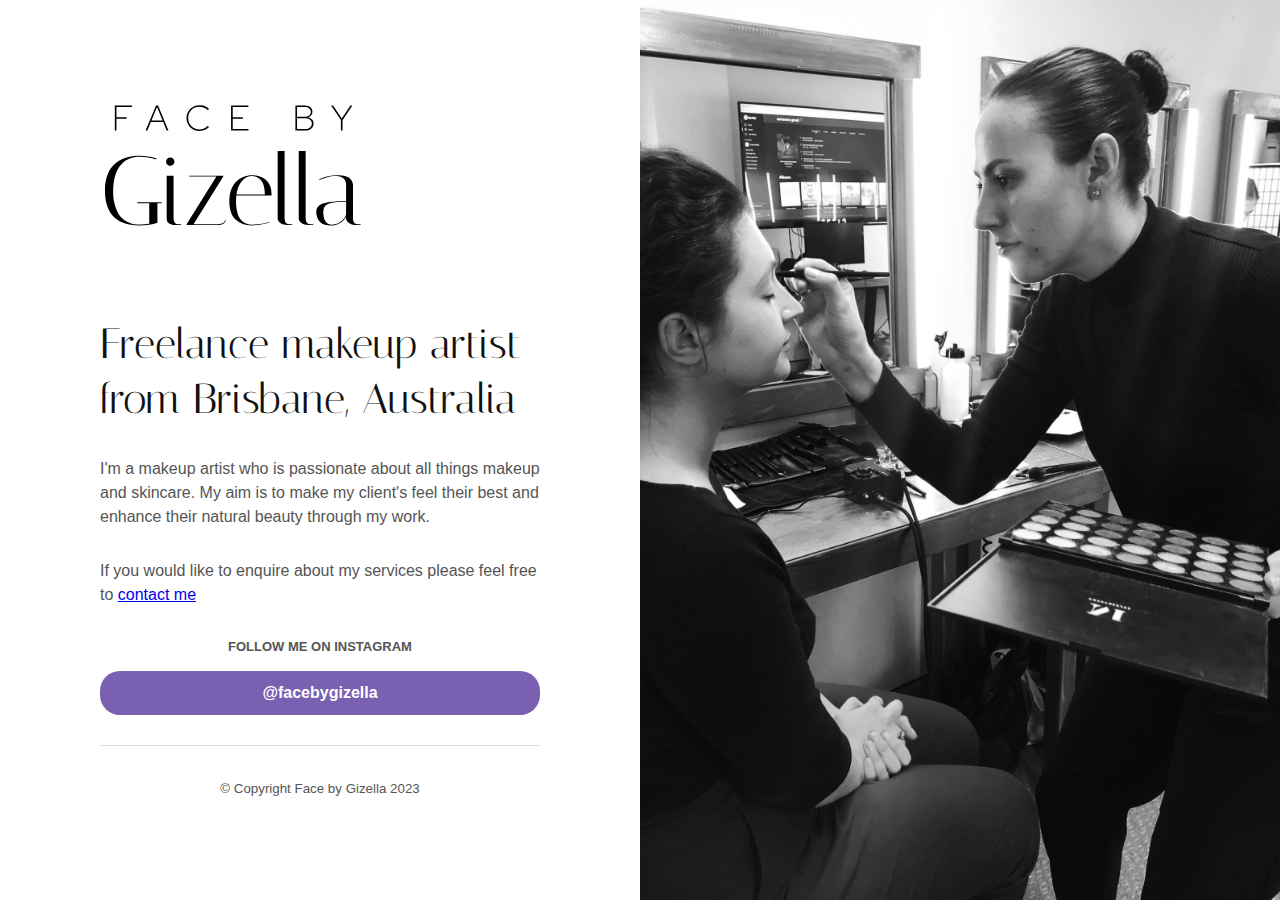
<file: index.html>
<!DOCTYPE html>
<html lang="en">
<head>
  <meta charset="UTF-8">
  <meta name="viewport" content="width=device-width, minimum-scale=1.0">
  <title>FACE BY GIZELLA - Brisbane Makeup Artist</title>
  <link rel="stylesheet" href="styles.css">
  <link href="https://fonts.googleapis.com/css2?family=Satisfy&display=swap" rel="stylesheet"> 
  <link href="https://fonts.googleapis.com/css2?family=Italiana&display=swap" rel="stylesheet"> 
  <link rel="shortcut icon" href="/favicon.png">
</head>
<body>
  <div class="container home">
    <a href="/"><img src="fbg-logo.svg" alt="" class="header__logo"></a>
    <img src="working.jpg" alt="" class="working">
    <div>
      <div class="home__content">
        <h2 class="title">Freelance makeup artist from Brisbane, Australia</h2>
        <p>I'm a makeup artist who is passionate
        about all things makeup and skincare. My aim is to make my client's feel
        their best and enhance their natural beauty through my work.</p>
        <p>If you would like to enquire about my services please feel free to <a href="/contact.html">contact me</a></p>
      </div>
      <h3 class="small-caps">Follow me on Instagram</h3>
      <p><a href="https://www.instagram.com/facebygizella/" class="btn">@facebygizella</a></p>
      <footer class="footer">
        <p class="flat"><small class="footer__copy">
          © Copyright Face by Gizella 2023
        </small></p>
      </footer>
    </div>
  </div>
</body>
</html>
</file>
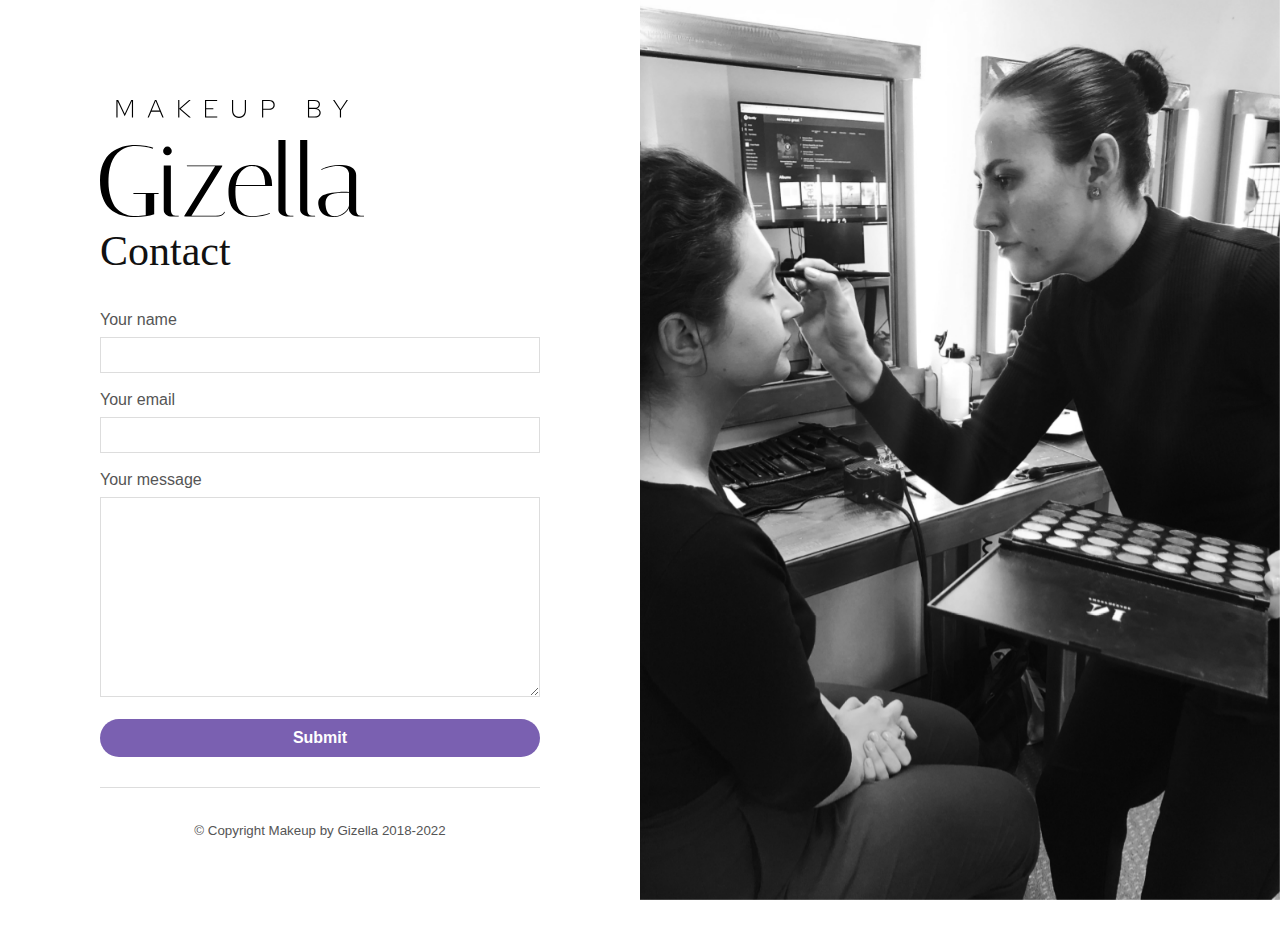
<file: contact.html>
<!DOCTYPE html>
<html lang="en">
  <head>
    <meta charset="UTF-8">
    <meta name="viewport" content="width=device-width, minimum-scale=1.0">
    <title>MAKEUP BY GIZELLA - Brisbane Makeup Artist</title>
    <link rel="stylesheet" href="styles.css">
    <link href="https://fonts.googleapis.com/css2?family=Satisfy&display=swap" rel="stylesheet"> 
    <link href="https://fonts.googleapis.com/css2?family=Red+Hat+Display:wght@400;700&display=swap" rel="stylesheet"> 
    <link rel="shortcut icon" href="/favicon.png">
  </head>
  <body>
    <div class="container home">
      <!-- modify this form HTML and place wherever you want your form -->

      <img src="working.jpg" alt="" class="working">
      <a href="/"><img src="mbg-logo.svg" alt="" class="header__logo"></a>
      <div>
        <h1 class="title">Contact</h1>
        <form id="my-form"
          action="https://formspree.io/f/mwkwoebk"
          method="POST"
          class="form"
          >
          <div class="form__group">
            <label for="name">Your name</label>
            <input id="name" class="input" type="text" name="name" />
          </div>
          <div class="form__group">
            <label for="email">Your email</label>
            <input id="email" class="input" type="email" name="email" />
          </div>
          <div class="form__group">
            <label for="message">Your message</label>
            <textarea id="message" name="message" class="input input--textarea">
            </textarea>
          </div>
          <button id="my-form-button" class="btn">Submit</button>
          <p id="my-form-status"></p>
        </form>

        <!-- Place this script at the end of the body tag -->

        <footer class="footer">
          <p class="flat"><small class="footer__copy">
            © Copyright Makeup by Gizella 2018-2022
          </small></p>
        </footer>
      </div>

      <script>
        window.addEventListener("DOMContentLoaded", function() {

          // get the form elements defined in your form HTML above

          var form = document.getElementById("my-form");
          var button = document.getElementById("my-form-button");
          var status = document.getElementById("my-form-status");

          // Success and Error functions for after the form is submitted

          function success() {
            form.reset();
            button.style = "display: none ";
            status.innerHTML = "Thanks!";
          }

          function error() {
            status.innerHTML = "Oops! There was a problem.";
          }

          // handle the form submission event

          form.addEventListener("submit", function(ev) {
            ev.preventDefault();
            var data = new FormData(form);
            ajax(form.method, form.action, data, success, error);
          });
        });

// helper function for sending an AJAX request

function ajax(method, url, data, success, error) {
  var xhr = new XMLHttpRequest();
  xhr.open(method, url);
  xhr.setRequestHeader("Accept", "application/json");
  xhr.onreadystatechange = function() {
    if (xhr.readyState !== XMLHttpRequest.DONE) return;
    if (xhr.status === 200) {
      success(xhr.response, xhr.responseType);
    } else {
      error(xhr.statuesponse, xhr.responseType);
    }
  };
  xhr.send(data);
}
      </script>
  </body>
</html>
</file>
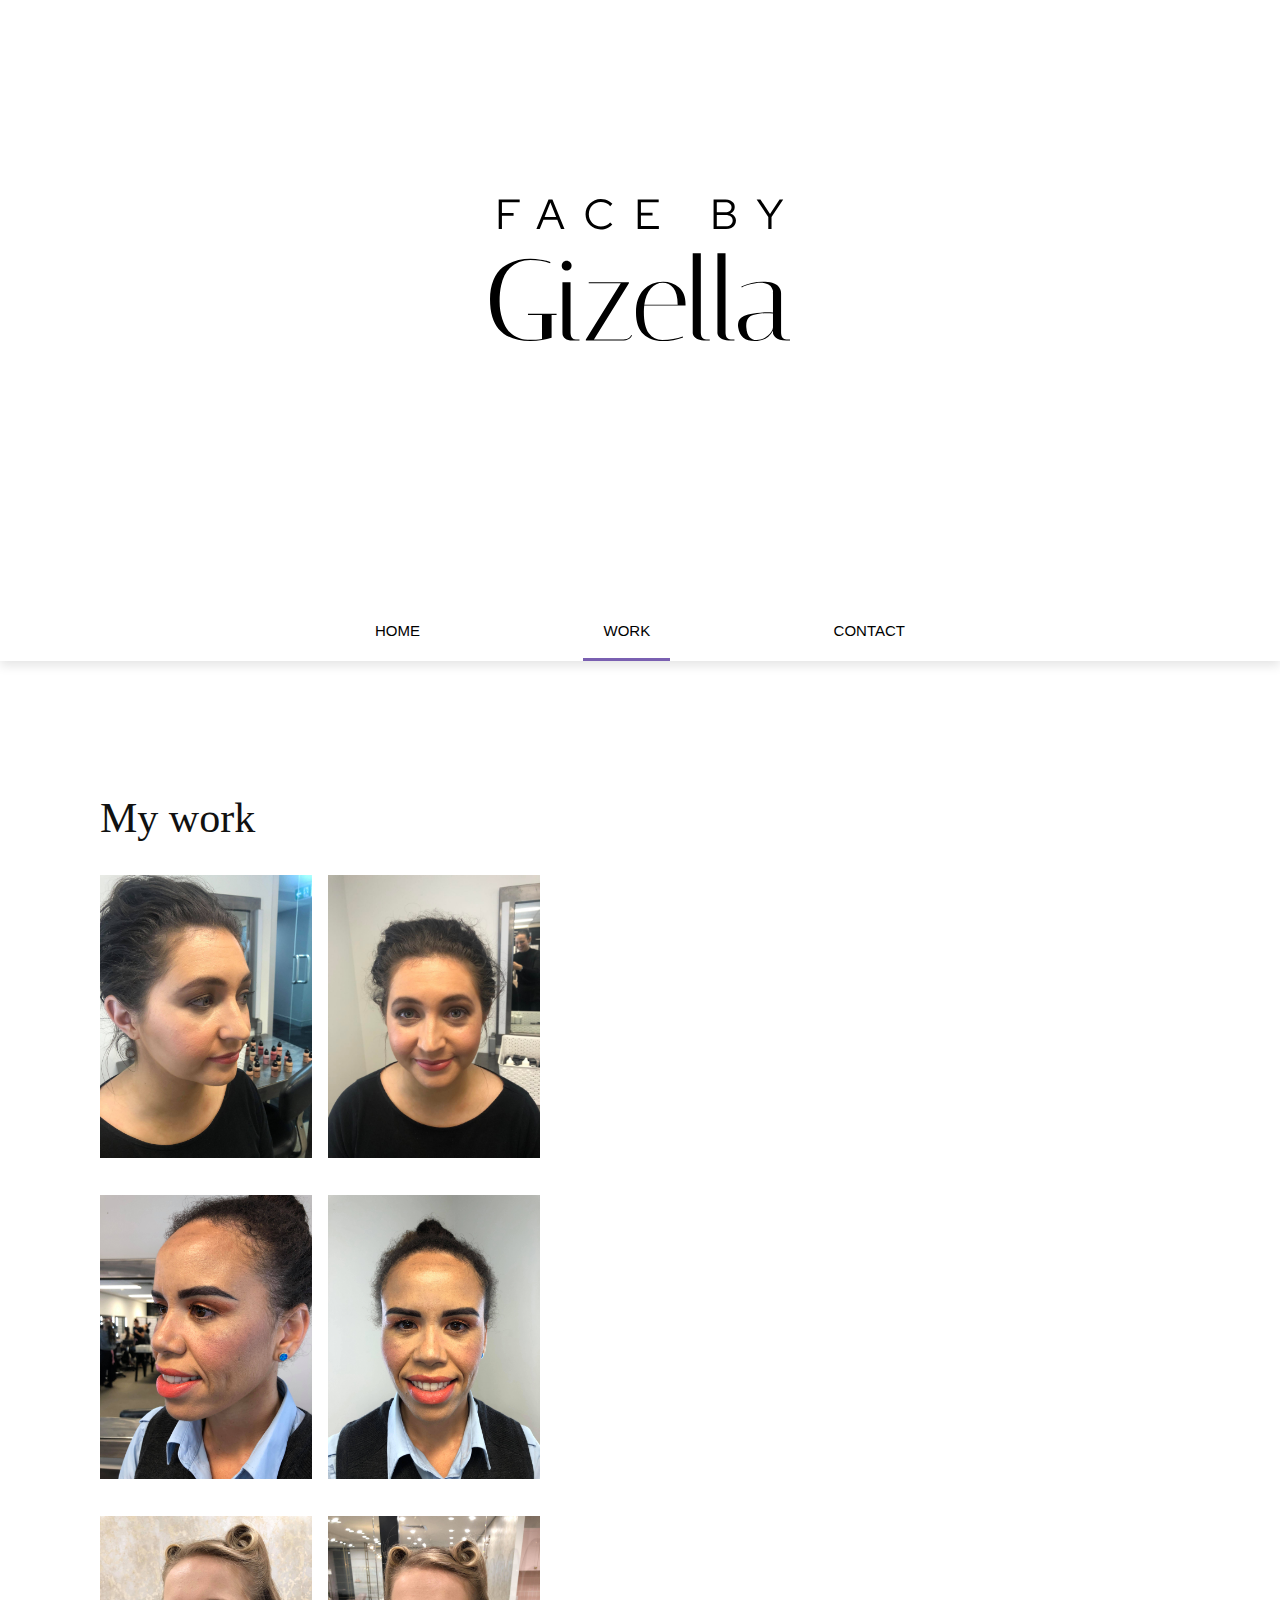
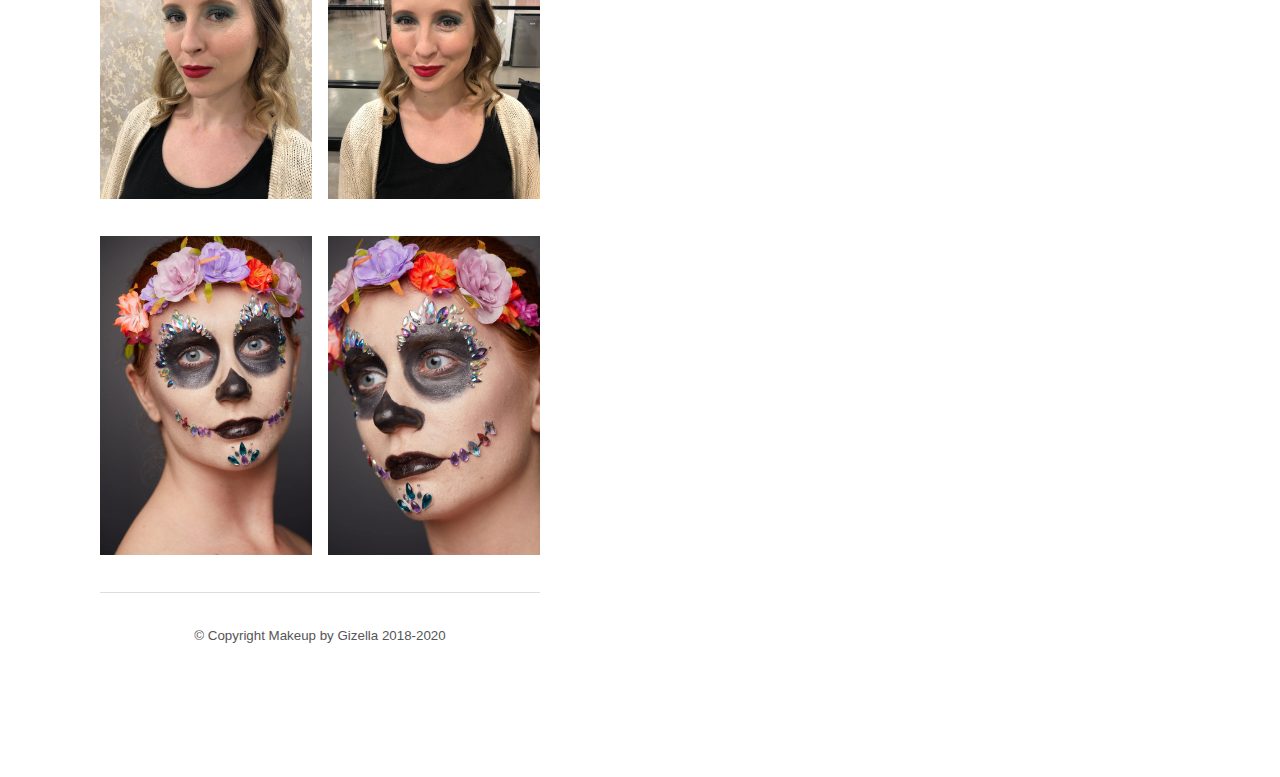
<file: work.html>
<!DOCTYPE html>
<html lang="en">
<head>
  <meta charset="UTF-8">
  <meta name="viewport" content="width=device-width, minimum-scale=1.0">
  <title>Makeup by Gizella - Brisbane Makeup Artist</title>
  <link rel="stylesheet" href="styles.css">
  <link href="https://fonts.googleapis.com/css2?family=Satisfy&display=swap" rel="stylesheet"> 
  <link href="https://fonts.googleapis.com/css2?family=Red+Hat+Display:wght@400;700&display=swap" rel="stylesheet"> 
</head>
<body>
  <header class="header">
    <div class="header__cover">
      <img src="logo.svg" alt="" class="header__logo">
      <img src="avatar.jpg" alt="" class="header__img">
      <div class="header__bg"></div>
    </div>
    <nav class="nav">
      <ul class="nav__list">
        <li><a href="/">Home</a></li>
        <li><a href="/work.html" class="active">Work</a></li>
        <li><a href="/contact.html">Contact</a></li>
      </ul>
    </nav>
  </header>
  <div class="container">
    <h1 class="title">My work</h1>
    <div class="gallery">
      <figure>
        <img src="student-1.jpg" alt="">
      </figure>
      <figure>
        <img src="student-2.jpg" alt="">
      </figure>
      <figure>
        <img src="katie-1.jpg" alt="">
      </figure>
      <figure>
        <img src="katie-2.jpg" alt="">
      </figure>
      <figure>
        <img src="timeperiod-1.jpg" alt="">
      </figure>
      <figure>
        <img src="timeperiod-2.jpg" alt="">
      </figure>
      <figure>
        <img src="creative-1.jpg" alt="">
      </figure>
      <figure>
        <img src="creative-2.jpg" alt="">
      </figure>
    </div>
    <footer class="footer">
      <p><small class="footer__copy">
        © Copyright Makeup by Gizella 2018-2020
      </small></p>
    </footer>
  </div>
</body>
</html>
</file>
<file: styles.css>
* {
  margin: 0;
  padding: 0;
  box-sizing: border-box;
}

img {
  max-width: 100%;
}

h1,
h2,
h3,
p,
figure,
ul {
  margin-bottom: 30px;
}

ul {
  margin-left: 1em;
}

.flat {
  margin-bottom: 0;
}

body {
  font-family: 'Roboto', sans-serif;
  font-size: 100%;
  line-height: 1.5;
  min-height: 100vh;
  background: #fff;
  color: #555;
}

label {
  display: block;
  margin-bottom: 5px;
}

.small-caps {
  text-transform: uppercase;
  text-align: center;
  font-size: 13px;
  margin-bottom: 15px;
}

.form__group {
  margin-bottom: 15px;
}

.input {
  width: 100%;
  border: 1px solid #ddd;
  height: 36px;
  padding: 0 15px;
}

.input--textarea {
  height: 200px;
}

.intro {
  font-size: 20px;
}

.title {
  font-family: 'Italiana';
  font-weight: 400;
  font-size: 28px;
  color: #111;
  line-height: 1.3;
}

.header {
  position: relative;
}

.header__cover {
  height: 60vh;
  background-color: #fff;
  position: relative;
  display: flex;
  align-items: center;
  justify-content: center;
}

.header__bg {
  background-size: cover;
  position: absolute;
  top: 0;
  left: 0;
  width: 100%;
  height: 100%;
  opacity: 0.1;
}

.header__img {
  display: none;
  width: 120px;
  height: 120px;
  border-radius: 50%;
  border: 5px solid #fff;
  position: absolute;
  bottom: -60px;
  left: 50%;
  margin-left: -60px;
  z-index: 10;
}

.header__logo {
  position: relative;
  z-index: 20;
  max-width: 60%;
}

.nav {
  background: #fff;
  box-shadow: 0 5px 10px rgba(0,0,0,0.1);
  padding: 70px 0 0 0;
  margin-bottom: 30px;
}

.nav__list {
  display: flex;
  align-items: center;
  justify-content: space-between;
  list-style: none;
  padding: 0 15px;
}

.nav__list a {
  display: block;
  padding: 10px 20px 15px 20px;
  color: #000;
  text-transform: uppercase;
  text-decoration: none;
  font-weight: 500;
  font-size: 15px;
  border-bottom: 3px solid transparent;
}

.nav__list a.active {
  border-bottom-color: #7A60B1;
}

.nav__list--small a {
  font-size: 13px;
}

.container {
  padding: 40px 20px;
  margin: 0 auto;
  max-width: 600px;
}

.nav__list {
  max-width: 600px;
  margin: 0 auto;
}

.btn {
  display: block;
  font-size: 100%;
  font-family: inherit;
  background-color: #7A60B1;
  border-radius: 20px;
  color: #fff;
  border: 0;
  width: 100%;
  font-weight: 700;
  text-align: center;
  padding: 10px 20px;
  text-decoration: none;
  outline: 0;
}

.footer {
  text-align: center;
  padding-top: 30px;
  border-top: 1px solid #ddd;
}

.gallery {
  display: grid;
  grid-template-columns: 1fr 1fr;
  grid-column-gap: 15px;
}

.services__group {
  margin-bottom: 30px;
}

.home {
  min-height: 100vh;
  display: flex;
  flex-direction: column;
  justify-content: space-between;
}

@media(max-width: 999px) {
  .working {
    margin: 50px 0;
    object-fit: cover;
    max-height: 300px;
  }
}

@media(min-width: 1000px) {
  .header__logo {
    width: 300px;
  }

  .container {
    margin: 0;
    max-width: none;
    padding: 100px;
    padding-right: calc(50vw + 100px);
  }

  .title {
    font-size: 42px;
  }

  .home__content {
    max-width: 650px;
  }

  .working {
    display: block;
    display: block;
    position: fixed;
    width: 50vw;
    top: 0;
    right: 0;
    bottom: 0;
    height: 100%;
    object-fit: cover;
  }
}
</file>
